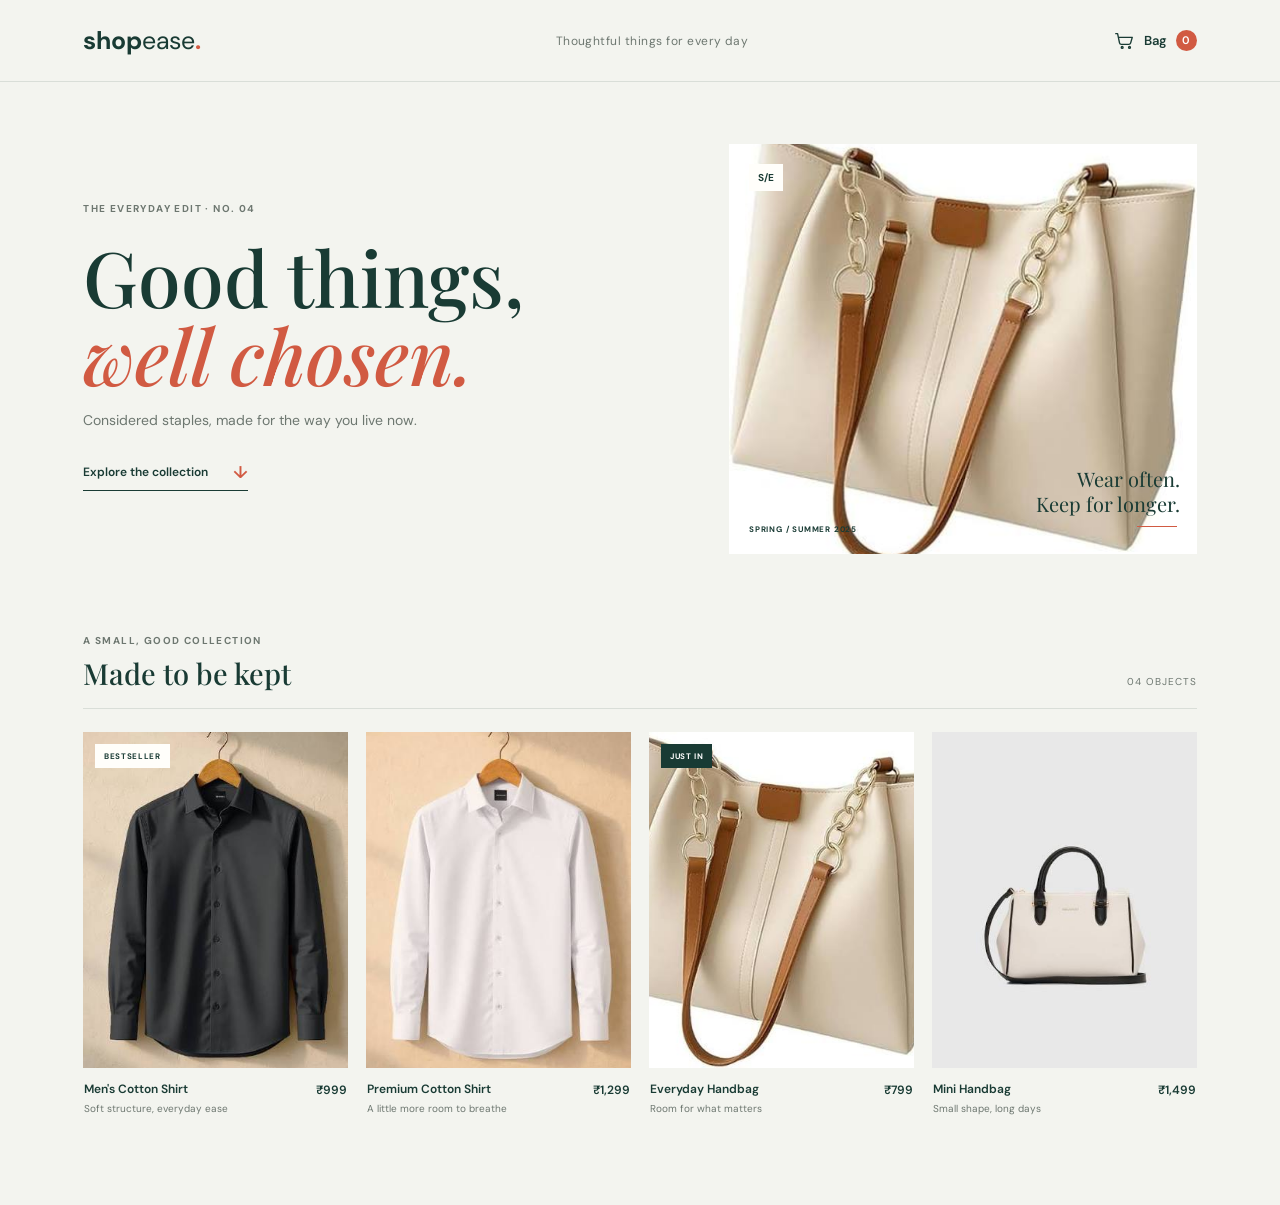
<file: index.html>
<!DOCTYPE html>
<html lang="en">
<head>
    <meta charset="UTF-8">
    <meta name="viewport" content="width=device-width, initial-scale=1.0">
    <meta name="theme-color" content="#f3f2ed">
    <title>ShopEase | Everyday essentials</title>
    <link rel="stylesheet" href="style.css">
</head>
<body>
    <header class="site-header">
        <a class="wordmark" href="#top" aria-label="ShopEase home">shop<span>ease</span><i>.</i></a>
        <p class="header-note">Thoughtful things for every day</p>
        <button class="cart-button" type="button" aria-label="Bag, 0 products added">
            <svg viewBox="0 0 24 24" aria-hidden="true"><path d="M3 4h2l2.1 10.1a2 2 0 0 0 2 1.6h8.2a2 2 0 0 0 1.9-1.4L21 8H6M10 20a1 1 0 1 0 0-2 1 1 0 0 0 0 2Zm8 0a1 1 0 1 0 0-2 1 1 0 0 0 0 2Z"/></svg>
            <span class="cart-label">Bag</span>
            <span class="cart-count" aria-live="polite">0</span>
        </button>
    </header>

    <main id="top">
        <section class="intro" aria-labelledby="page-title">
            <div class="intro-copy">
                <p class="eyebrow">THE EVERYDAY EDIT &middot; NO. 04</p>
                <h1 id="page-title">Good things,<br><em>well chosen.</em></h1>
                <p class="intro-description">Considered staples, made for the way you live now.</p>
                <a class="shop-link" href="#collection">Explore the collection <span aria-hidden="true">&darr;</span></a>
            </div>
            <div class="intro-aside" aria-label="Collection note">
                <img class="intro-image" src="images/product3.jpg" alt="Ivory handbag with leather straps and brass hardware">
                <span class="aside-mark">S/E</span>
                <p>Wear often.<br>Keep for longer.</p>
                <span class="aside-rule"></span>
                <span class="aside-index">SPRING / SUMMER 2025</span>
            </div>
        </section>

        <section class="collection" id="collection" aria-labelledby="collection-title">
            <div class="section-heading">
                <div>
                    <p class="eyebrow">A SMALL, GOOD COLLECTION</p>
                    <h2 id="collection-title">Made to be kept</h2>
                </div>
                <span class="item-total">04 OBJECTS</span>
            </div>
            <div class="product-container">
                <article class="product-card" data-product-id="shirt-classic">
                    <div class="product-visual">
                        <img class="product-image" src="images/product1.jpg" alt="Charcoal cotton shirt on a wooden hanger">
                        <span class="product-tag">BESTSELLER</span>
                        <div class="product-actions">
                            <button class="add-button" type="button" aria-label="Add Men's Cotton Shirt to cart"><span aria-hidden="true">+</span> Add to bag</button>
                            <div class="quantity-selector" hidden>
                                <button class="quantity-button" type="button" data-change="-1" aria-label="Remove one Men's Cotton Shirt">-</button>
                                <span class="quantity-value" aria-live="polite">0</span>
                                <button class="quantity-button" type="button" data-change="1" aria-label="Add one more Men's Cotton Shirt">+</button>
                            </div>
                        </div>
                    </div>
                    <div class="product-info"><div><h3>Men's Cotton Shirt</h3><p>Soft structure, everyday ease</p></div><span class="product-price">₹999</span></div>
                </article>
                <article class="product-card" data-product-id="shirt-premium">
                    <div class="product-visual">
                        <img class="product-image" src="images/product2.jpg" alt="Premium cotton shirt">
                        <div class="product-actions">
                            <button class="add-button" type="button" aria-label="Add Premium Cotton Shirt to cart"><span aria-hidden="true">+</span> Add to bag</button>
                            <div class="quantity-selector" hidden>
                                <button class="quantity-button" type="button" data-change="-1" aria-label="Remove one Premium Cotton Shirt">-</button>
                                <span class="quantity-value" aria-live="polite">0</span>
                                <button class="quantity-button" type="button" data-change="1" aria-label="Add one more Premium Cotton Shirt">+</button>
                            </div>
                        </div>
                    </div>
                    <div class="product-info"><div><h3>Premium Cotton Shirt</h3><p>A little more room to breathe</p></div><span class="product-price">₹1,299</span></div>
                </article>
                <article class="product-card" data-product-id="handbag-structured">
                    <div class="product-visual">
                        <img class="product-image" src="images/product3.jpg" alt="Structured everyday handbag">
                        <span class="product-tag product-tag-new">JUST IN</span>
                        <div class="product-actions">
                            <button class="add-button" type="button" aria-label="Add Everyday Handbag to cart"><span aria-hidden="true">+</span> Add to bag</button>
                            <div class="quantity-selector" hidden>
                                <button class="quantity-button" type="button" data-change="-1" aria-label="Remove one Everyday Handbag">-</button>
                                <span class="quantity-value" aria-live="polite">0</span>
                                <button class="quantity-button" type="button" data-change="1" aria-label="Add one more Everyday Handbag">+</button>
                            </div>
                        </div>
                    </div>
                    <div class="product-info"><div><h3>Everyday Handbag</h3><p>Room for what matters</p></div><span class="product-price">₹799</span></div>
                </article>
                <article class="product-card" data-product-id="handbag-mini">
                    <div class="product-visual">
                        <img class="product-image" src="images/product4.jpg" alt="Compact women's handbag">
                        <div class="product-actions">
                            <button class="add-button" type="button" aria-label="Add Mini Handbag to cart"><span aria-hidden="true">+</span> Add to bag</button>
                            <div class="quantity-selector" hidden>
                                <button class="quantity-button" type="button" data-change="-1" aria-label="Remove one Mini Handbag">-</button>
                                <span class="quantity-value" aria-live="polite">0</span>
                                <button class="quantity-button" type="button" data-change="1" aria-label="Add one more Mini Handbag">+</button>
                            </div>
                        </div>
                    </div>
                    <div class="product-info"><div><h3>Mini Handbag</h3><p>Small shape, long days</p></div><span class="product-price">₹1,499</span></div>
                </article>
            </div>
        </section>
    </main>

    <script>
        const cartButton = document.querySelector('.cart-button');
        const cartCount = document.querySelector('.cart-count');
        const productCards = [...document.querySelectorAll('.product-card')];
        const productIds = new Set(productCards.map((card) => card.dataset.productId));
        let quantities = {};

        try {
            const savedQuantities = JSON.parse(localStorage.getItem('shopease-product-quantities') || 'null');
            if (savedQuantities && typeof savedQuantities === 'object' && !Array.isArray(savedQuantities)) {
                quantities = Object.fromEntries(Object.entries(savedQuantities).filter(([id, quantity]) => productIds.has(id) && Number.isSafeInteger(quantity) && quantity > 0));
            } else {
                const previousCart = JSON.parse(localStorage.getItem('shopease-cart') || '[]');
                if (Array.isArray(previousCart)) {
                    quantities = Object.fromEntries(previousCart.filter((item) => productIds.has(item.id) && Number.isSafeInteger(item.quantity) && item.quantity > 0).map((item) => [item.id, item.quantity]));
                }
            }
            localStorage.removeItem('shopease-item-count');
        } catch {
            quantities = {};
        }

        function updateCart() {
            let totalItems = 0;
            productCards.forEach((card) => {
                const quantity = quantities[card.dataset.productId] || 0;
                totalItems += quantity;
                card.querySelector('.add-button').hidden = quantity > 0;
                card.querySelector('.quantity-selector').hidden = quantity === 0;
                card.querySelector('.quantity-value').textContent = quantity;
                card.querySelector('.product-actions').classList.toggle('in-cart', quantity > 0);
            });

            cartCount.textContent = totalItems;
            const itemLabel = totalItems === 1 ? 'product' : 'products';
            cartButton.setAttribute('aria-label', `Bag, ${totalItems} ${itemLabel} added`);
            try {
                localStorage.setItem('shopease-product-quantities', JSON.stringify(quantities));
            } catch {
            }
        }

        function changeQuantity(card, amount) {
            const productId = card.dataset.productId;
            const nextQuantity = (quantities[productId] || 0) + amount;
            if (nextQuantity > 0) quantities[productId] = nextQuantity;
            else delete quantities[productId];
            updateCart();
        }

        productCards.forEach((card) => {
            card.querySelector('.add-button').addEventListener('click', () => changeQuantity(card, 1));
            card.querySelectorAll('.quantity-button').forEach((button) => {
                button.addEventListener('click', () => changeQuantity(card, Number(button.dataset.change)));
            });
        });
productCards.forEach((card) => {
    card.querySelectorAll('.product-image, .product-info').forEach((el) => {
        el.style.cursor = 'pointer';
        el.addEventListener('click', () => {
            location.href = `product-details.html?id=${card.dataset.productId}`;
        });
    });
});
cartButton.addEventListener('click', () => { location.href = 'cart.html'; });
        updateCart();
    </script>
</body>
</html>
</file>
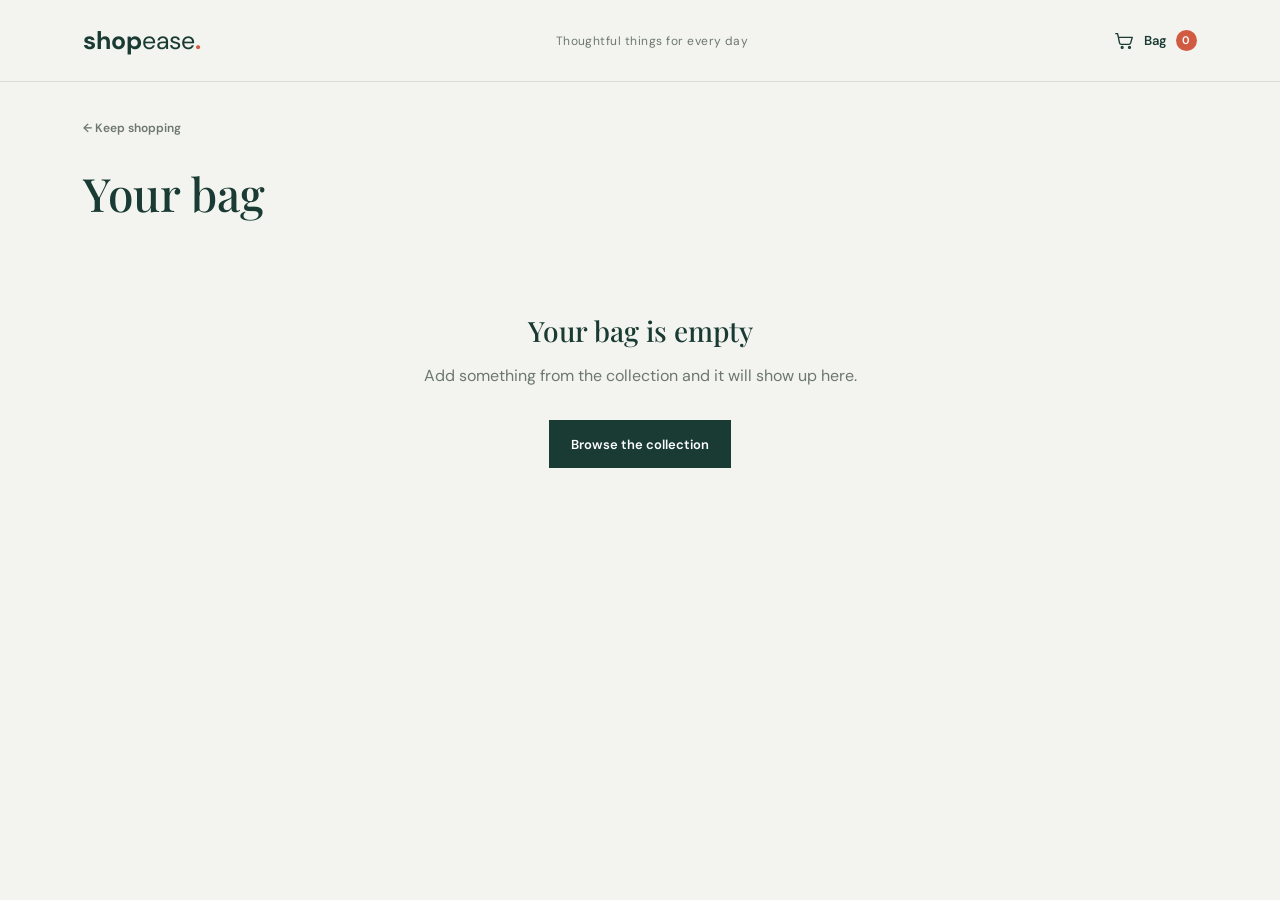
<file: cart.html>
<!DOCTYPE html>
<html lang="en">
<head>
    <meta charset="UTF-8">
    <meta name="viewport" content="width=device-width, initial-scale=1.0">
    <meta name="theme-color" content="#f3f2ed">
    <title>Your bag | ShopEase</title>
    <link rel="stylesheet" href="style.css">
    <link rel="stylesheet" href="pages.css">
</head>
<body>
    <header class="site-header">
        <a class="wordmark" href="index.html" aria-label="ShopEase home">shop<span>ease</span><i>.</i></a>
        <p class="header-note">Thoughtful things for every day</p>
        <a class="cart-button" href="cart.html" aria-label="Open bag">
            <svg viewBox="0 0 24 24" aria-hidden="true"><path d="M3 4h2l2.1 10.1a2 2 0 0 0 2 1.6h8.2a2 2 0 0 0 1.9-1.4L21 8H6M10 20a1 1 0 1 0 0-2 1 1 0 0 0 0 2Zm8 0a1 1 0 1 0 0-2 1 1 0 0 0 0 2Z"/></svg>
            <span class="cart-label">Bag</span>
            <span class="cart-count" aria-live="polite">0</span>
        </a>
    </header>

    <main class="page">
        <a class="back-link" href="index.html#collection">&larr; Keep shopping</a>
        <h1 class="page-title">Your bag</h1>
        <p class="page-sub" id="sub"></p>
        <div id="cart"></div>
    </main>

    <script src="shop.js"></script>
    <script>
        const cartEl = document.getElementById('cart');
        const subEl = document.getElementById('sub');

        function render() {
            const cart = getCart();
            const ids = Object.keys(cart);

            if (!ids.length) {
                subEl.textContent = '';
                cartEl.innerHTML = '<div class="empty"><h2>Your bag is empty</h2><p>Add something from the collection and it will show up here.</p><a class="buy-button" href="index.html#collection">Browse the collection</a></div>';
                return;
            }

            let items = 0, total = 0;
            const rows = ids.map((id) => {
                const p = PRODUCTS[id], q = cart[id];
                items += q; total += p.price * q;
                return `
                <div class="cart-row">
                    <a href="product-details.html?id=${id}"><img src="${p.image}" alt="${p.name}"></a>
                    <div>
                        <h3>${p.name}</h3>
                        <p class="unit">${rupees(p.price)} each</p>
                        <div class="stepper">
                            <button type="button" data-id="${id}" data-act="-1" aria-label="Decrease ${p.name}">-</button>
                            <span>${q}</span>
                            <button type="button" data-id="${id}" data-act="1" aria-label="Increase ${p.name}">+</button>
                        </div>
                    </div>
                    <div class="line-end">
                        <p class="line-total">${rupees(p.price * q)}</p>
                        <button type="button" class="remove-link" data-id="${id}" data-act="remove">Remove</button>
                    </div>
                </div>`;
            }).join('');

            subEl.textContent = items + (items === 1 ? ' item' : ' items');
            cartEl.innerHTML = `
                <div class="cart-layout">
                    <div>${rows}</div>
                    <aside class="summary">
                        <h2>Order summary</h2>
                        <div class="summary-line"><span>Items (${items})</span><span>${rupees(total)}</span></div>
                        <div class="summary-total"><span>Total</span><span>${rupees(total)}</span></div>
                        <a class="buy-button" href="order.html">Continue to order</a>
                        <a class="more-link" href="index.html#collection">Keep shopping</a>
                    </aside>
                </div>`;
        }

        cartEl.addEventListener('click', (e) => {
            const btn = e.target.closest('button[data-id]');
            if (!btn) return;
            const cart = getCart();
            const id = btn.dataset.id;
            if (btn.dataset.act === 'remove') {
                delete cart[id];
            } else {
                cart[id] = (cart[id] || 0) + Number(btn.dataset.act);
                if (cart[id] <= 0) delete cart[id];
            }
            saveCart(cart);
            render();
        });

        render();
    </script>
</body>
</html>
</file>
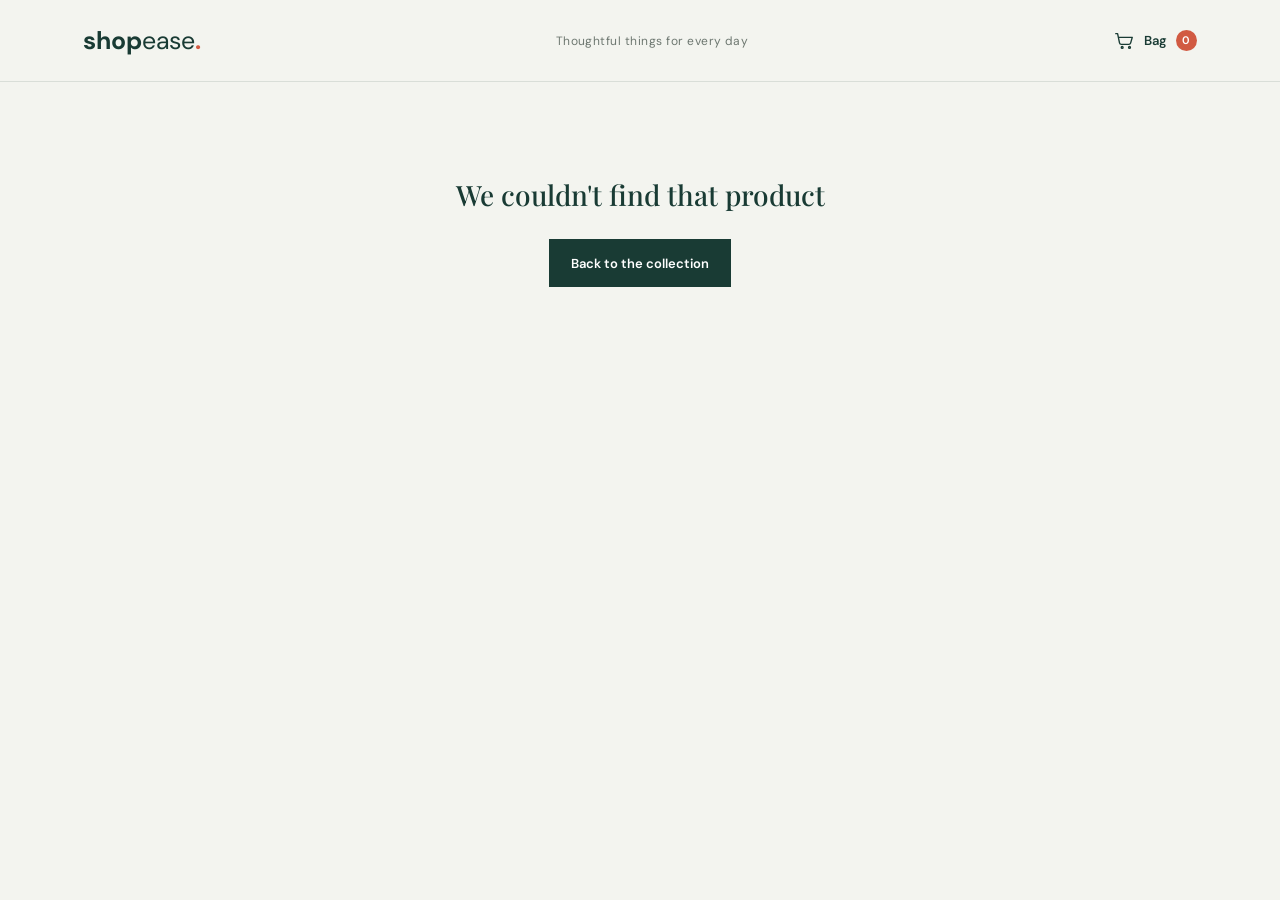
<file: product-details.html>
<!DOCTYPE html>
<html lang="en">
<head>
    <meta charset="UTF-8">
    <meta name="viewport" content="width=device-width, initial-scale=1.0">
    <meta name="theme-color" content="#f3f2ed">
    <title>Product | ShopEase</title>
    <link rel="stylesheet" href="style.css">
    <link rel="stylesheet" href="pages.css">
</head>
<body>
    <header class="site-header">
        <a class="wordmark" href="index.html" aria-label="ShopEase home">shop<span>ease</span><i>.</i></a>
        <p class="header-note">Thoughtful things for every day</p>
        <a class="cart-button" href="cart.html" aria-label="Open bag">
            <svg viewBox="0 0 24 24" aria-hidden="true"><path d="M3 4h2l2.1 10.1a2 2 0 0 0 2 1.6h8.2a2 2 0 0 0 1.9-1.4L21 8H6M10 20a1 1 0 1 0 0-2 1 1 0 0 0 0 2Zm8 0a1 1 0 1 0 0-2 1 1 0 0 0 0 2Z"/></svg>
            <span class="cart-label">Bag</span>
            <span class="cart-count" aria-live="polite">0</span>
        </a>
    </header>

    <main class="page" id="detail"></main>

    <script src="shop.js"></script>
    <script>
        const root = document.getElementById('detail');
        const id = new URLSearchParams(location.search).get('id');
        const product = PRODUCTS[id];

        if (!product) {
            root.innerHTML = '<div class="empty"><h2>We couldn\'t find that product</h2><a class="buy-button" href="index.html#collection">Back to the collection</a></div>';
        } else {
            document.title = product.name + ' | ShopEase';
            let qty = 1;
            root.innerHTML = `
                <a class="back-link" href="index.html#collection">&larr; Back to the collection</a>
                <div class="detail-grid">
                    <div class="detail-visual"><img src="${product.image}" alt="${product.name}"></div>
                    <div class="detail-info">
                        <p class="eyebrow">${product.tagline}</p>
                        <h1>${product.name}</h1>
                        <p class="detail-price">${rupees(product.price)}</p>
                        <p class="detail-desc">${product.description}</p>
                        <div class="detail-buy">
                            <div class="stepper">
                                <button type="button" id="minus" aria-label="Decrease quantity">-</button>
                                <span id="qty" aria-live="polite">1</span>
                                <button type="button" id="plus" aria-label="Increase quantity">+</button>
                            </div>
                            <button type="button" class="buy-button" id="add">Add to bag</button>
                        </div>
                        <p class="added-note" id="note" hidden>Added to your bag. <a href="cart.html">View bag</a></p>
                    </div>
                </div>`;

            const qtyEl = document.getElementById('qty');
            document.getElementById('minus').addEventListener('click', () => { qty = Math.max(1, qty - 1); qtyEl.textContent = qty; });
            document.getElementById('plus').addEventListener('click', () => { qty += 1; qtyEl.textContent = qty; });
            document.getElementById('add').addEventListener('click', () => {
                const cart = getCart();
                cart[id] = (cart[id] || 0) + qty;
                saveCart(cart);
                document.getElementById('note').hidden = false;
            });
        }
    </script>
</body>
</html>
</file>
<file: style.css>
@import url('https://fonts.googleapis.com/css2?family=DM+Sans:wght@400;500;600;700&family=Playfair+Display:ital,wght@0,500;0,600;1,500;1,600&display=swap');

:root {
    color-scheme: light;
    --paper: #f3f4ef;
    --white: #fffefa;
    --ink: #193b34;
    --muted: #6d7770;
    --line: #d9ded8;
    --accent: #d15a42;
    --serif: 'Playfair Display', Georgia, serif;
    --sans: 'DM Sans', 'Trebuchet MS', sans-serif;
}

* {
    box-sizing: border-box;
}

html {
    scroll-behavior: smooth;
}

body {
    margin: 0;
    background: var(--paper);
    color: var(--ink);
    font-family: var(--sans);
    -webkit-font-smoothing: antialiased;
}

button,
a {
    color: inherit;
    font: inherit;
}

button {
    cursor: pointer;
}

button:focus-visible,
a:focus-visible {
    outline: 2px solid var(--accent);
    outline-offset: 4px;
}

.site-header {
    height: 82px;
    padding: 0 clamp(22px, 6.5vw, 100px);
    display: flex;
    align-items: center;
    justify-content: space-between;
    border-bottom: 1px solid var(--line);
    background: var(--paper);
}

.wordmark {
    font-size: 25px;
    font-weight: 700;
    letter-spacing: 0;
    text-decoration: none;
}

.wordmark span {
    font-weight: 400;
}

.wordmark i {
    color: var(--accent);
    font-style: normal;
}

.header-note {
    margin: 0;
    color: var(--muted);
    font-size: 12px;
    letter-spacing: .04em;
}

.cart-button {
    position: relative;
    display: flex;
    align-items: center;
    gap: 9px;
    padding: 10px 0 10px 10px;
    border: 0;
    background: none;
    font-size: 13px;
    font-weight: 600;
}

.cart-button svg {
    width: 22px;
    height: 22px;
    fill: none;
    stroke: currentColor;
    stroke-linecap: round;
    stroke-linejoin: round;
    stroke-width: 1.5;
}

.cart-count {
    min-width: 21px;
    height: 21px;
    padding: 0 5px;
    display: inline-grid;
    place-items: center;
    border-radius: 50%;
    background: var(--accent);
    color: white;
    font-size: 11px;
    line-height: 1;
}

main {
    max-width: 1440px;
    margin: 0 auto;
    padding: 0 clamp(22px, 6.5vw, 100px) 90px;
}

.intro {
    min-height: 485px;
    padding: 62px 0 68px;
    display: grid;
    grid-template-columns: 1fr minmax(330px, 42%);
    align-items: center;
    gap: 8%;
}

.intro-copy {
    padding: 20px 0 25px;
    animation: rise-in .7s both;
}

.eyebrow {
    margin: 0;
    color: var(--muted);
    font-size: 10px;
    font-weight: 700;
    letter-spacing: .14em;
}

.intro h1 {
    margin: 22px 0 15px;
    font-family: var(--serif);
    font-size: clamp(48px, 6vw, 78px);
    font-weight: 500;
    line-height: 1.02;
    letter-spacing: 0;
}

.intro h1 em {
    color: var(--accent);
    font-weight: 500;
}

.intro-description {
    max-width: 360px;
    margin: 0;
    color: var(--muted);
    font-size: 14px;
    line-height: 1.7;
}

.shop-link {
    width: fit-content;
    margin-top: 29px;
    padding-bottom: 7px;
    display: flex;
    align-items: center;
    gap: 25px;
    border-bottom: 1px solid var(--ink);
    font-size: 12px;
    font-weight: 600;
    text-decoration: none;
}

.shop-link span {
    color: var(--accent);
    font-size: 17px;
    transition: transform .2s ease;
}

.shop-link:hover span {
    transform: translateY(3px);
}

.intro-aside {
    position: relative;
    min-height: 340px;
    aspect-ratio: 1.14;
    overflow: hidden;
    background: #dce2d8;
    animation: rise-in .7s .12s both;
}

.intro-image {
    position: absolute;
    width: 100%;
    height: 100%;
    inset: 0;
    object-fit: cover;
    object-position: center 48%;
}

.aside-mark,
.intro-aside p,
.aside-rule,
.aside-index {
    position: absolute;
    z-index: 1;
}

.aside-mark {
    top: 20px;
    left: 20px;
    padding: 7px 9px;
    background: var(--white);
    font-size: 10px;
    font-weight: 700;
}

.intro-aside p {
    right: 17px;
    bottom: 38px;
    margin: 0;
    color: var(--ink);
    font-family: var(--serif);
    font-size: 20px;
    line-height: 1.25;
    text-align: right;
}

.aside-rule {
    right: 20px;
    bottom: 27px;
    width: 40px;
    height: 1px;
    background: var(--accent);
}

.aside-index {
    bottom: 20px;
    left: 20px;
    color: var(--ink);
    font-size: 8px;
    font-weight: 700;
    letter-spacing: .1em;
}

.collection {
    padding-top: 12px;
}

.section-heading {
    margin-bottom: 23px;
    display: flex;
    align-items: end;
    justify-content: space-between;
    border-bottom: 1px solid var(--line);
    padding-bottom: 16px;
}

.section-heading h2 {
    margin: 7px 0 0;
    font-family: var(--serif);
    font-size: 29px;
    font-weight: 500;
    letter-spacing: 0;
}

.item-total {
    padding-bottom: 4px;
    color: var(--muted);
    font-size: 10px;
    letter-spacing: .1em;
}

.product-container {
    display: grid;
    grid-template-columns: repeat(4, minmax(0, 1fr));
    gap: 18px;
}

.product-card {
    min-width: 0;
    animation: rise-in .5s both;
}

.product-card:nth-child(2) { animation-delay: .07s; }
.product-card:nth-child(3) { animation-delay: .14s; }
.product-card:nth-child(4) { animation-delay: .21s; }

.product-visual {
    position: relative;
    aspect-ratio: .79;
    overflow: hidden;
    background: #e6e9e2;
}

.product-card:nth-child(2) .product-visual { background: #e5e2dc; }
.product-card:nth-child(3) .product-visual { background: #e5e6df; }
.product-card:nth-child(4) .product-visual { background: #e8e2dc; }

.product-image {
    width: 100%;
    height: 100%;
    display: block;
    object-fit: cover;
    transition: transform .45s cubic-bezier(.2, .65, .3, 1);
}

.product-card:hover .product-image {
    transform: scale(1.035);
}

.product-tag {
    position: absolute;
    top: 12px;
    left: 12px;
    padding: 7px 9px;
    background: var(--white);
    color: var(--ink);
    font-size: 8px;
    font-weight: 700;
    letter-spacing: .08em;
}

.product-tag-new {
    background: var(--ink);
    color: white;
}

.product-actions {
    position: absolute;
    right: 10px;
    bottom: 10px;
    left: 10px;
    transform: translateY(calc(100% + 12px));
    transition: transform .25s ease;
}

.add-button {
    position: relative;
    width: 100%;
    min-height: 42px;
    padding: 0 14px;
    display: flex;
    align-items: center;
    justify-content: center;
    gap: 8px;
    border: 0;
    background: var(--ink);
    color: white;
    font-size: 11px;
    font-weight: 600;
    transition: background .2s ease;
}

.add-button[hidden],
.quantity-selector[hidden] {
    display: none;
}

.add-button > span {
    color: #f6a58e;
    font-size: 17px;
    font-weight: 400;
}

.product-actions.in-cart,
.product-card:hover .product-actions,
.product-card:focus-within .product-actions {
    transform: translateY(0);
}

.quantity-selector {
    width: 100%;
    min-height: 42px;
    display: flex;
    align-items: center;
    justify-content: space-between;
    background: var(--ink);
    color: white;
}

.quantity-button {
    width: 42px;
    min-height: 42px;
    border: 0;
    background: transparent;
    color: white;
    font-size: 20px;
    transition: background .2s ease;
}

.quantity-value {
    min-width: 30px;
    font-size: 12px;
    font-weight: 600;
    text-align: center;
}

.add-button:hover,
.quantity-button:hover {
    background: var(--accent);
}

.product-info {
    padding: 13px 1px 0;
    display: flex;
    align-items: start;
    justify-content: space-between;
    gap: 10px;
}

.product-info h3 {
    margin: 0;
    font-size: 12px;
    font-weight: 600;
}

.product-info p {
    margin: 5px 0 0;
    color: var(--muted);
    font-size: 10px;
}

.product-price {
    padding-top: 1px;
    font-size: 12px;
    font-weight: 600;
    white-space: nowrap;
}

@keyframes rise-in {
    from { opacity: 0; transform: translateY(14px); }
    to { opacity: 1; transform: translateY(0); }
}

@media (max-width: 900px) {
    .intro {
        min-height: 430px;
        grid-template-columns: 1fr minmax(270px, 42%);
        gap: 5%;
    }

    .intro-aside {
        min-height: 290px;
    }

    .product-container {
        grid-template-columns: repeat(2, minmax(0, 1fr));
        column-gap: 16px;
        row-gap: 27px;
    }

    .product-visual {
        aspect-ratio: .9;
    }

    .product-actions {
        transform: translateY(0);
    }
}

@media (max-width: 600px) {
    .site-header {
        height: 68px;
        padding: 0 18px;
    }

    .wordmark {
        font-size: 22px;
    }

    .header-note {
        display: none;
    }

    main {
        padding: 0 18px 55px;
    }

    .intro {
        min-height: 0;
        padding: 37px 0 47px;
        grid-template-columns: 1fr;
        gap: 28px;
    }

    .intro-copy {
        padding: 5px 0 0;
    }

    .intro h1 {
        margin-top: 17px;
        font-size: 52px;
    }

    .intro-description {
        font-size: 13px;
    }

    .shop-link {
        margin-top: 21px;
    }

    .intro-aside {
        min-height: 0;
        width: 100%;
        aspect-ratio: 1.55;
    }

    .intro-image {
        object-position: center 53%;
    }

    .collection {
        padding-top: 0;
    }

    .section-heading {
        margin-bottom: 17px;
    }

    .section-heading h2 {
        font-size: 25px;
    }

    .item-total {
        font-size: 8px;
    }

    .product-container {
        gap: 22px 11px;
    }

    .product-visual {
        aspect-ratio: .76;
    }

    .product-tag {
        top: 8px;
        left: 8px;
        padding: 6px 7px;
        font-size: 7px;
    }

    .product-actions {
        right: 7px;
        bottom: 7px;
        left: 7px;
    }

    .add-button,
    .quantity-selector {
        min-height: 37px;
    }

    .add-button {
        padding: 0 6px;
        gap: 5px;
        font-size: 10px;
    }

    .quantity-button {
        width: 37px;
        min-height: 37px;
    }

    .product-info {
        gap: 5px;
    }

    .product-info h3,
    .product-price {
        font-size: 10px;
    }

    .product-info p {
        font-size: 9px;
        line-height: 1.4;
    }

}

@media (prefers-reduced-motion: reduce) {
    *, *::before, *::after {
        scroll-behavior: auto !important;
        animation-duration: .01ms !important;
        animation-iteration-count: 1 !important;
        transition-duration: .01ms !important;
    }
}
</file>
<file: pages.css>
/* Loaded AFTER style.css. Uses its variables: --paper --white --ink --muted --line --accent --serif --sans */

a.cart-button { text-decoration: none; }

.page { max-width: 1440px; margin: 0 auto; padding: 34px clamp(22px, 6.5vw, 100px) 90px; }

.back-link {
    display: inline-block;
    margin-bottom: 26px;
    color: var(--muted);
    font-size: 12px;
    font-weight: 600;
    text-decoration: none;
}
.back-link:hover { color: var(--accent); }

/* ---------- Product details ---------- */
.detail-grid {
    display: grid;
    grid-template-columns: minmax(0, 1fr) minmax(0, 1fr);
    gap: clamp(28px, 6vw, 90px);
    align-items: start;
}
.detail-visual { aspect-ratio: .86; overflow: hidden; background: #e6e9e2; }
.detail-visual img { width: 100%; height: 100%; display: block; object-fit: cover; }

.detail-info { padding-top: 6px; }
.detail-info h1 {
    margin: 14px 0 12px;
    font-family: var(--serif);
    font-size: clamp(34px, 4.4vw, 54px);
    font-weight: 500;
    line-height: 1.08;
}
.detail-price { margin: 0 0 22px; font-size: 22px; font-weight: 600; }
.detail-desc { max-width: 460px; margin: 0 0 30px; color: var(--muted); font-size: 15px; line-height: 1.75; }

.detail-buy { display: flex; gap: 12px; max-width: 460px; }

.stepper {
    display: flex;
    align-items: center;
    border: 1px solid var(--ink);
}
.stepper button {
    width: 44px;
    height: 48px;
    border: 0;
    background: transparent;
    font-size: 20px;
}
.stepper button:hover { background: var(--ink); color: white; }
.stepper span { min-width: 34px; text-align: center; font-weight: 600; }

.buy-button {
    flex: 1;
    min-height: 48px;
    padding: 0 22px;
    display: inline-flex;
    align-items: center;
    justify-content: center;
    border: 0;
    background: var(--ink);
    color: white;
    font-size: 13px;
    font-weight: 600;
    text-decoration: none;
    transition: background .2s ease;
}
.buy-button:hover { background: var(--accent); }

.added-note { margin: 18px 0 0; font-size: 13px; color: var(--ink); }
.added-note a { color: var(--accent); font-weight: 600; }

/* ---------- Cart ---------- */
.page-title { margin: 0 0 6px; font-family: var(--serif); font-size: clamp(32px, 4vw, 46px); font-weight: 500; }
.page-sub { margin: 0 0 28px; color: var(--muted); font-size: 13px; }

.cart-layout {
    display: grid;
    grid-template-columns: minmax(0, 1fr) 340px;
    gap: clamp(24px, 5vw, 70px);
    align-items: start;
}

.cart-row {
    display: grid;
    grid-template-columns: 96px 1fr auto;
    gap: 18px;
    padding: 18px 0;
    border-top: 1px solid var(--line);
    align-items: center;
}
.cart-row:last-child { border-bottom: 1px solid var(--line); }
.cart-row img { width: 96px; aspect-ratio: .85; object-fit: cover; background: #e6e9e2; display: block; }
.cart-row h3 { margin: 0 0 4px; font-size: 14px; font-weight: 600; }
.cart-row .unit { margin: 0 0 12px; color: var(--muted); font-size: 12px; }
.cart-row .stepper button { width: 36px; height: 36px; font-size: 17px; }
.cart-row .stepper { display: inline-flex; }
.line-end { text-align: right; }
.line-total { margin: 0 0 10px; font-size: 14px; font-weight: 600; }
.remove-link { border: 0; background: none; padding: 0; color: var(--muted); font-size: 12px; text-decoration: underline; }
.remove-link:hover { color: var(--accent); }

.summary { padding: 24px; background: var(--white); border: 1px solid var(--line); }
.summary h2 { margin: 0 0 18px; font-family: var(--serif); font-size: 22px; font-weight: 500; }
.summary-line { display: flex; justify-content: space-between; margin-bottom: 12px; font-size: 14px; color: var(--muted); }
.summary-total {
    display: flex;
    justify-content: space-between;
    margin: 16px 0 22px;
    padding-top: 16px;
    border-top: 1px solid var(--line);
    font-size: 17px;
    font-weight: 700;
}
.summary .buy-button { width: 100%; }
.summary .more-link { display: block; margin-top: 14px; text-align: center; font-size: 12px; color: var(--muted); }

.empty { padding: 60px 0; text-align: center; color: var(--muted); }
.empty h2 { margin: 0 0 8px; color: var(--ink); font-family: var(--serif); font-size: 28px; font-weight: 500; }
.empty .buy-button { display: inline-flex; margin-top: 18px; flex: none; }

@media (max-width: 800px) {
    .detail-grid, .cart-layout { grid-template-columns: 1fr; }
    .page { padding-top: 22px; }
    .cart-row { grid-template-columns: 76px 1fr; }
    .cart-row img { width: 76px; }
    .line-end { grid-column: 2; display: flex; justify-content: space-between; align-items: center; text-align: left; }
    .line-total { margin: 0; }
}
</file>
